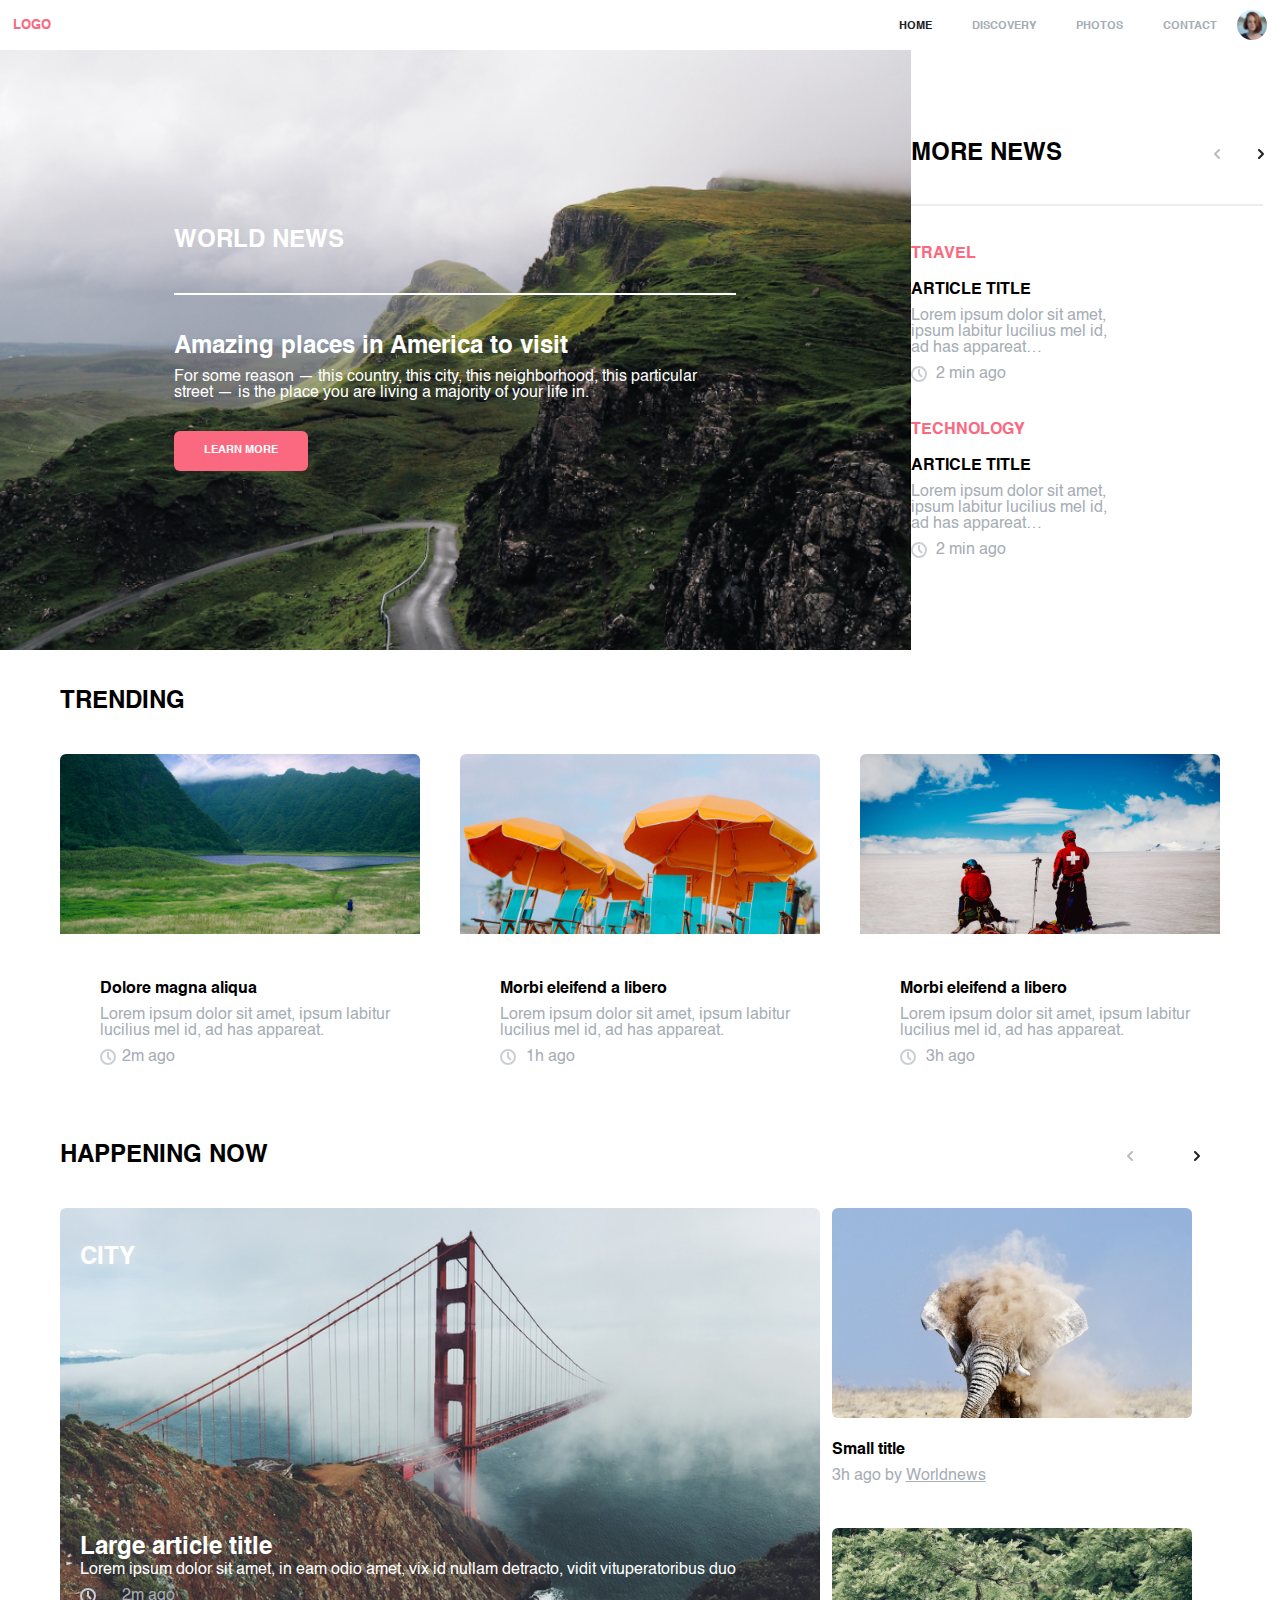
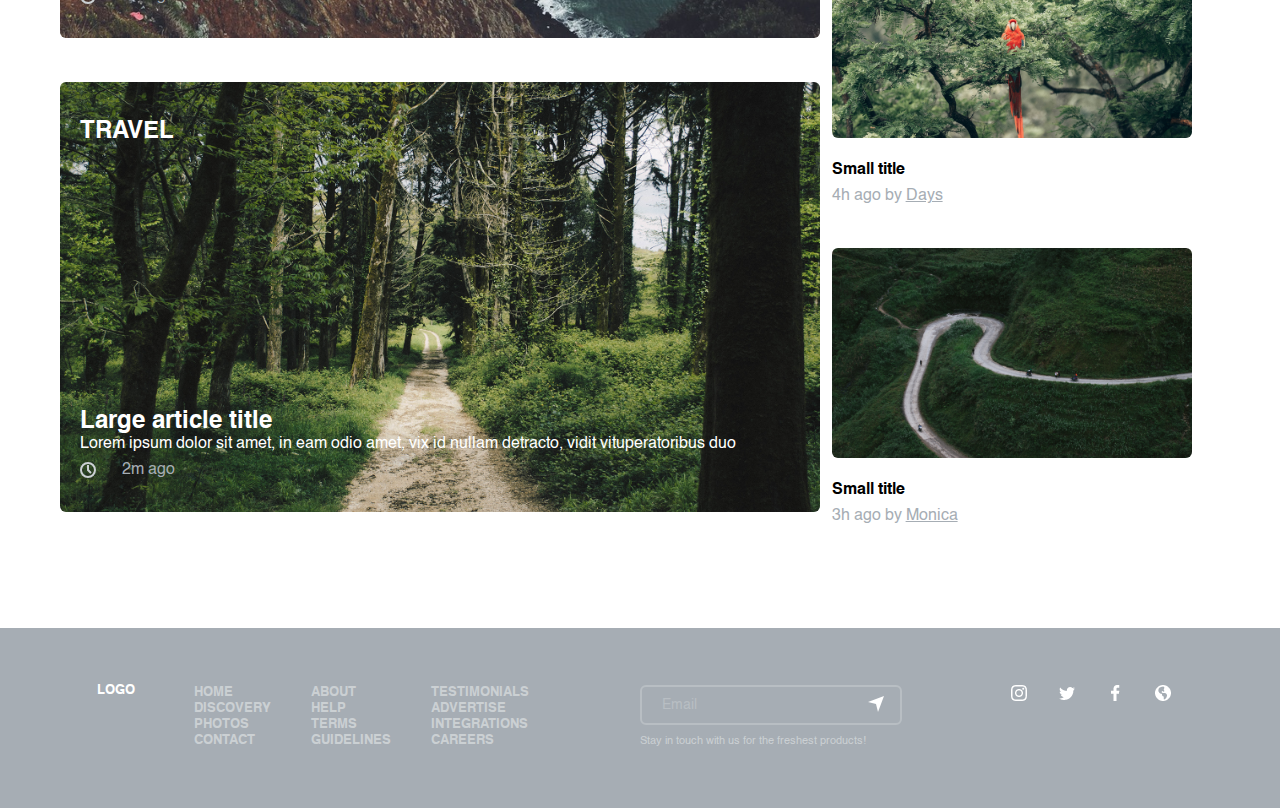
<file: index.html>
<!DOCTYPE html>
<html lang="en">
<head>
    <meta charset="UTF-8">
    <meta http-equiv="X-UA-Compatible" content="IE=edge">
    <meta name="viewport" content="width=device-width, initial-scale=1.0">
    <meta name="description" content="Love travelling? We hold all the information you need about your hobby!">
    <meta name="keywords" content="travel, sun, mountain, forest, rain, winter, cold, freezing, beach, summer, hot, animals, elephant, parrot">
    <!-- social meta tags -->
    <meta name="og:title" content="Unilab Project">
    <meta name="og:url" content="https://sanodzegg.github.io/unilab-project/">
    <meta name="og:image" content="https://serving.photos.photobox.com/22336600ec2bb88167231f2cb8f531539c1431ef9b28de873907a6a0894da3ed6462ecdb.jpg">
    <meta name="twitter:title" content="Unilab Project">
    <meta name="twitter:description" content="Information about travelling.">
    <meta name="twitter:image" content="https://serving.photos.photobox.com/22336600ec2bb88167231f2cb8f531539c1431ef9b28de873907a6a0894da3ed6462ecdb.jpg">
    <title>Unilab | Home</title>

    <!-- style -->
    <link rel="stylesheet" href="./style/normalize.css">
    <link rel="stylesheet" href="./style/style.css">
    <link rel="stylesheet" href="./style/responsive.css">

</head>
<body>
    <nav role="navbar" id="defaultNav">
        <div class="nav-container">
          <a href="index.html" class="logo">Logo</a>
          <ul>
            <li><a href="#" aria-label="Homepage" class="active-page">Home</a></li>
            <li><a href="info.html" aria-label="Discovery page">Discovery</a></li>
            <li><a href="#" aria-label="Photos page">Photos</a></li>
            <li><a href="#" aria-label="Contact page">Contact</a></li>
            <a href="#" class="profile-image-navbar"><img src="./src/homepage/user-pfp.png" alt="User picture"></a>
          </ul>
        </div>
    </nav>
    <nav role="navbar" id="mobileNav">
        <div class="mobile-nav-container">
            <svg id="burgerIcon" xmlns="http://www.w3.org/2000/svg" xmlns:xlink="http://www.w3.org/1999/xlink" width="16" height="14.001" viewBox="0 0 16 14.001">
                <defs>
                  <clipPath id="clip-path">
                    <rect width="16" height="14.001" fill="none"/>
                  </clipPath>
                </defs>
                <g id="menu_icon" data-name="menu icon" clip-path="url(#clip-path)">
                  <path id="menu_icon-2" data-name="menu icon" d="M-6407-6020a1,1,0,0,1-1-1,1,1,0,0,1,1-1h14a1,1,0,0,1,1,1,1,1,0,0,1-1,1Zm0-6a1,1,0,0,1-1-1,1,1,0,0,1,1-1h8a1,1,0,0,1,1,1,1,1,0,0,1-1,1Zm0-6a1,1,0,0,1-1-1,1,1,0,0,1,1-1h14a1,1,0,0,1,1,1,1,1,0,0,1-1,1Z" transform="translate(6408 6034)" fill="#343638"/>
                </g>
            </svg>              
            <a href="logo">logo</a>
            <a href="#" class="profile-image-navbar"><img src="./src/homepage/user-pfp.png" alt="User picture"></a>
        </div>
    </nav>
    <div class="burger-menu" id="burgerMenu">
        <div class="burger-flex" id="burgerInner" style="display: none; opacity: 0;">
            <a href="#" id="burgerLogo">logo</a>
            <ul>
                <li>
                    <svg xmlns="http://www.w3.org/2000/svg" width="16" height="16" viewBox="0 0 16 16">
                        <path class="active-burger" fill="#00000080" id="home" d="M0,8,8,0l8,8v8H11V10H5v6H0Z" fill="#202124" fill-rule="evenodd"/>
                    </svg>
                    <a class="active-burger" href="index.html">home</a>
                </li>
                <li>
                    <svg xmlns="http://www.w3.org/2000/svg" xmlns:xlink="http://www.w3.org/1999/xlink" width="16" height="16" viewBox="0 0 16 16">
                        <defs>
                          <clipPath id="clip-path">
                            <rect width="16" height="16" fill="none"/>
                          </clipPath>
                        </defs>
                        <g id="discover" clip-path="url(#clip-path)">
                          <path fill="#00000080" id="discover-2" data-name="discover" d="M12,4,6.7,6.7,4,12,9.3,9.3ZM8,16a8,8,0,1,1,8-8A8.024,8.024,0,0,1,8,16Z" fill="#343638" fill-rule="evenodd"/>
                        </g>
                    </svg>
                    <a href="info.html">discovery</a>
                </li>
                <li>
                    <svg xmlns="http://www.w3.org/2000/svg" xmlns:xlink="http://www.w3.org/1999/xlink" width="16" height="14" viewBox="0 0 16 14">
                        <defs>
                          <clipPath id="clip-path">
                            <rect width="16" height="14" fill="none"/>
                          </clipPath>
                        </defs>
                        <g id="photos" clip-path="url(#clip-path)">
                          <path fill="#00000080" id="photos-2" data-name="photos" d="M0,0V14H16V0ZM14,12H11L6.5,7.5,2,12V2H14Z" fill="#343638" fill-rule="evenodd"/>
                        </g>
                      </svg>
                    <a href="#">photos</a>
                </li>
                <li>
                    <svg xmlns="http://www.w3.org/2000/svg" xmlns:xlink="http://www.w3.org/1999/xlink" width="16" height="12" viewBox="0 0 16 12">
                        <defs>
                          <clipPath id="clip-path">
                            <rect width="16" height="12" fill="none"/>
                          </clipPath>
                        </defs>
                        <g id="mail" clip-path="url(#clip-path)">
                          <path fill="#00000080" id="mail-2" data-name="mail" d="M0,0V12H16V0ZM8,8,2,2H14Z" fill="#343638" fill-rule="evenodd"/>
                        </g>
                    </svg>
                    <a href="#">contact</a>
                </li>
                <li>
                    <img src="./src/homepage/user-pfp.png" alt="Current user profile picture">
                    <a href="#">profile</a>
                </li>
            </ul>
            <footer role="burger footer">
                <section class="footer-left-flex">
                    <ul class="footer-list">
                        <li><a href="#">About</a></li>
                        <li><a href="#">Help</a></li>
                        <li><a href="#">Terms</a></li>
                        <li><a href="#">Guidelines</a></li>
                    </ul>
                    <ul class="footer-list">
                        <li><a href="#">Testimonials</a></li>
                        <li><a href="#">Advertise</a></li>
                        <li><a href="#">Integrations</a></li>
                        <li><a href="#">Careers</a></li>
                    </ul>
                </section>
                <section class="footer-right-flex">
                    <div class="social-links">
                        <a href="#"><img src="./src/homepage/instagram.png" alt="instagram-social-button"></a>
                        <a href="#"><img src="./src/homepage/twitter.png" alt="twitter-social-button"></a>
                        <a href="#"><img src="./src/homepage/facebook.png" alt="facebook-social-button"></a>
                        <a href="#"><img src="./src/homepage/web.png" alt="web-social-button"></a>
                    </div>
                </section>
            </footer>
        </div>
    </div>
    <header role="header">
        <div class="hero">
            <img src="./src/homepage/hero-image.png" alt="hero-image">
            <div class="hero-text-area">
                <h1>world news</h1>
                <hr>
                <h2 id="heroTxtH2">Amazing places in America to visit.</h2>
                <p>For some reason — this country, this city, this neighborhood, this particular street —  is the place you are living a majority of your life in.</p>
                <a href="story.html"><button>learn more</button></a>
            </div>
        </div>
        <div class="more-news">
            <div class="news-scroll">
                <h1>more news</h1>
                <div class="news-scroll-arrows">
                    <a href="#">
                        <svg xmlns="http://www.w3.org/2000/svg" xmlns:xlink="http://www.w3.org/1999/xlink" width="6" height="10" viewBox="0 0 6 10">
                            <defs>
                              <clipPath id="clip-path">
                                <rect width="6" height="10" fill="none"/>
                              </clipPath>
                            </defs>
                            <g id="arrow_back" data-name="arrow back" opacity="0.3" clip-path="url(#clip-path)">
                              <path id="arrow_back-2" data-name="arrow back" d="M5,6a.908.908,0,0,1-.7-.3l-4-4A.967.967,0,0,1,.3.3.967.967,0,0,1,1.7.3L5,3.6,8.3.3A.967.967,0,0,1,9.7.3a.967.967,0,0,1,0,1.4l-4,4A.908.908,0,0,1,5,6Z" transform="translate(6) rotate(90)" fill="#202124"/>
                            </g>
                        </svg>    
                    </a>
                    <a href="#">
                        <svg id="arrow" xmlns="http://www.w3.org/2000/svg" width="6" height="10" viewBox="0 0 6 10">
                            <path id="arrow-2" data-name="arrow" d="M5,6a.908.908,0,0,1-.7-.3l-4-4A.967.967,0,0,1,.3.3.967.967,0,0,1,1.7.3L5,3.6,8.3.3A.967.967,0,0,1,9.7.3a.967.967,0,0,1,0,1.4l-4,4A.908.908,0,0,1,5,6Z" transform="translate(0 10) rotate(-90)" fill="#202124"/>
                        </svg>  
                    </a>
                </div>
            </div>
            <hr>         
            <div class="more-news-article-section">
                <article>
                    <h3>travel</h3>
                    <h4>article title</h4>
                    <p>Lorem ipsum dolor sit amet, ipsum labitur lucilius mel id, ad has appareat…</p>
                    <div class="post-time-counter">
                        <svg id="time" xmlns="http://www.w3.org/2000/svg" width="16" height="16" viewBox="0 0 16 16">
                            <path id="Path_5" data-name="Path 5" d="M8,0a8,8,0,1,0,8,8A8.024,8.024,0,0,0,8,0ZM8,14a6,6,0,1,1,6-6A6.018,6.018,0,0,1,8,14ZM9,7.6l2.7,2.7-1.4,1.4L7,8.4V3H9Z" fill="#cbd0d3"/>
                        </svg>
                        <p><span>2</span> min ago</p>
                    </div>
                </article>
                <article>
                    <h3>technology</h3>
                    <h4>article title</h4>
                    <p>Lorem ipsum dolor sit amet, ipsum labitur lucilius mel id, ad has appareat…</p>
                    <div class="post-time-counter">
                        <svg id="time" xmlns="http://www.w3.org/2000/svg" width="16" height="16" viewBox="0 0 16 16">
                            <path id="Path_5" data-name="Path 5" d="M8,0a8,8,0,1,0,8,8A8.024,8.024,0,0,0,8,0ZM8,14a6,6,0,1,1,6-6A6.018,6.018,0,0,1,8,14ZM9,7.6l2.7,2.7-1.4,1.4L7,8.4V3H9Z" fill="#cbd0d3"/>
                        </svg>
                        <p><span>2</span> min ago</p>
                    </div>
                </article>
            </div>
        </div>
    </header>
    <section role="trending" class="trending-section">
        <h1>trending</h1>
        <div class="trending-wrapper">
            <div class="trending-child">
                <img src="./src/homepage/trending-img1.png" alt="picture of nature">
                <h4>Dolore magna aliqua</h4>
                <p>Lorem ipsum dolor sit amet, ipsum labitur lucilius mel id, ad has appareat.</p>
                <div class="post-time-counter">
                    <svg id="time" xmlns="http://www.w3.org/2000/svg" width="16" height="16" viewBox="0 0 16 16">
                        <path id="Path_5" data-name="Path 5" d="M8,0a8,8,0,1,0,8,8A8.024,8.024,0,0,0,8,0ZM8,14a6,6,0,1,1,6-6A6.018,6.018,0,0,1,8,14ZM9,7.6l2.7,2.7-1.4,1.4L7,8.4V3H9Z" fill="#cbd0d3"/>
                    </svg>
                    <p><span>2</span>m ago</p>
                </div>
            </div>
            <div class="trending-child">
                <img src="./src/homepage/trending-img2.png" alt="picture of beach umbrellas">
                <h4>Morbi eleifend a libero</h4>
                <p>Lorem ipsum dolor sit amet, ipsum labitur lucilius mel id, ad has appareat.</p>
                <div class="post-time-counter">
                    <svg id="time" xmlns="http://www.w3.org/2000/svg" width="16" height="16" viewBox="0 0 16 16">
                        <path id="Path_5" data-name="Path 5" d="M8,0a8,8,0,1,0,8,8A8.024,8.024,0,0,0,8,0ZM8,14a6,6,0,1,1,6-6A6.018,6.018,0,0,1,8,14ZM9,7.6l2.7,2.7-1.4,1.4L7,8.4V3H9Z" fill="#cbd0d3"/>
                    </svg>
                    <p><span>1</span>h ago</p>
                </div>
            </div>
            <div class="trending-child">
                <img src="./src/homepage/trending-img3.png" alt="picture of two skiers">
                <h4>Morbi eleifend a libero</h4>
                <p>Lorem ipsum dolor sit amet, ipsum labitur lucilius mel id, ad has appareat.</p>
                <div class="post-time-counter">
                    <svg id="time" xmlns="http://www.w3.org/2000/svg" width="16" height="16" viewBox="0 0 16 16">
                        <path id="Path_5" data-name="Path 5" d="M8,0a8,8,0,1,0,8,8A8.024,8.024,0,0,0,8,0ZM8,14a6,6,0,1,1,6-6A6.018,6.018,0,0,1,8,14ZM9,7.6l2.7,2.7-1.4,1.4L7,8.4V3H9Z" fill="#cbd0d3"/>
                    </svg>
                    <p><span>3</span>h ago</p>
                </div>
            </div>
        </div>
    </section>
    <section role="happening-now" class="grid-content-section">
        <div class="happening-header-flex">
            <h1>happening now</h1>
            <div class="news-scroll-arrows">
                <svg xmlns="http://www.w3.org/2000/svg" xmlns:xlink="http://www.w3.org/1999/xlink" width="6" height="10" viewBox="0 0 6 10">
                    <defs>
                      <clipPath id="clip-path">
                        <rect width="6" height="10" fill="none"/>
                      </clipPath>
                    </defs>
                    <g id="arrow_back" data-name="arrow back" opacity="0.3" clip-path="url(#clip-path)">
                      <path id="arrow_back-2" data-name="arrow back" d="M5,6a.908.908,0,0,1-.7-.3l-4-4A.967.967,0,0,1,.3.3.967.967,0,0,1,1.7.3L5,3.6,8.3.3A.967.967,0,0,1,9.7.3a.967.967,0,0,1,0,1.4l-4,4A.908.908,0,0,1,5,6Z" transform="translate(6) rotate(90)" fill="#202124"/>
                    </g>
                </svg>    
                <svg id="arrow" xmlns="http://www.w3.org/2000/svg" width="6" height="10" viewBox="0 0 6 10">
                    <path id="arrow-2" data-name="arrow" d="M5,6a.908.908,0,0,1-.7-.3l-4-4A.967.967,0,0,1,.3.3.967.967,0,0,1,1.7.3L5,3.6,8.3.3A.967.967,0,0,1,9.7.3a.967.967,0,0,1,0,1.4l-4,4A.908.908,0,0,1,5,6Z" transform="translate(0 10) rotate(-90)" fill="#202124"/>
                </svg>  
            </div>
        </div>
        <div class="grid-parent">
            <div class="column">
                <div id="GoldenGate" class="grid-child">
                    <img src="./src/homepage/golden-gate.png" alt="Picture of the golden gate bridge">
                    <div class="golden-gate-textover">
                        <h2>city</h2>
                        <h1>Large article title</h1>
                        <h3>Lorem ipsum dolor sit amet, in eam odio amet, vix id nullam detracto, vidit vituperatoribus duo</h3>
                        <div class="post-time-counter">
                            <svg id="time" xmlns="http://www.w3.org/2000/svg" width="16" height="16" viewBox="0 0 16 16">
                                <path id="Path_5" data-name="Path 5" d="M8,0a8,8,0,1,0,8,8A8.024,8.024,0,0,0,8,0ZM8,14a6,6,0,1,1,6-6A6.018,6.018,0,0,1,8,14ZM9,7.6l2.7,2.7-1.4,1.4L7,8.4V3H9Z" fill="#cbd0d3"/>
                            </svg>
                            <p><span>2</span>m ago</p>
                        </div>
                    </div>
                </div>
                <div id="Forest" class="grid-child">
                    <img src="./src/homepage/nature-forest.png" alt="Picture of the forest">
                    <div class="forest-textover">
                        <h2>travel</h2>
                        <h1>Large article title</h1>
                        <h3>Lorem ipsum dolor sit amet, in eam odio amet, vix id nullam detracto, vidit vituperatoribus duo</h3>
                        <div class="post-time-counter">
                            <svg id="time" xmlns="http://www.w3.org/2000/svg" width="16" height="16" viewBox="0 0 16 16">
                                <path id="Path_5" data-name="Path 5" d="M8,0a8,8,0,1,0,8,8A8.024,8.024,0,0,0,8,0ZM8,14a6,6,0,1,1,6-6A6.018,6.018,0,0,1,8,14ZM9,7.6l2.7,2.7-1.4,1.4L7,8.4V3H9Z" fill="#cbd0d3"/>
                            </svg>
                            <p><span>2</span>m ago</p>
                        </div>
                    </div>
                </div>
            </div>
            <div class="column">
                <div id="Elephant" class="grid-child">
                    <img src="./src/homepage/elephant.png" alt="Picture of an elephant">
                    <h4>Small title</h4>
                    <div class="post-time-counter">
                        <svg id="time" xmlns="http://www.w3.org/2000/svg" width="16" height="16" viewBox="0 0 16 16">
                            <path id="Path_5" data-name="Path 5" d="M8,0a8,8,0,1,0,8,8A8.024,8.024,0,0,0,8,0ZM8,14a6,6,0,1,1,6-6A6.018,6.018,0,0,1,8,14ZM9,7.6l2.7,2.7-1.4,1.4L7,8.4V3H9Z" fill="#cbd0d3"/>
                        </svg>
                        <p><span>3</span>h ago by <a href="#">Worldnews</a></p>
                    </div>
                </div>
                <div id="Parrot" class="grid-child">
                    <img src="./src/homepage/parrot.png" alt="Picture of a parrot">
                    <h4>Small title</h4>
                    <div class="post-time-counter">
                        <svg id="time" xmlns="http://www.w3.org/2000/svg" width="16" height="16" viewBox="0 0 16 16">
                            <path id="Path_5" data-name="Path 5" d="M8,0a8,8,0,1,0,8,8A8.024,8.024,0,0,0,8,0ZM8,14a6,6,0,1,1,6-6A6.018,6.018,0,0,1,8,14ZM9,7.6l2.7,2.7-1.4,1.4L7,8.4V3H9Z" fill="#cbd0d3"/>
                        </svg>
                        <p><span>4</span>h ago by <a href="#">Days</a></p>
                    </div>
                </div>
                <div id="NarrowRoad" class="grid-child">
                    <img src="./src/homepage/nature-narrow-road.png" alt="Picture of a narrow road on mountain">
                    <h4>Small title</h4>
                    <div class="post-time-counter">
                        <svg id="time" xmlns="http://www.w3.org/2000/svg" width="16" height="16" viewBox="0 0 16 16">
                            <path id="Path_5" data-name="Path 5" d="M8,0a8,8,0,1,0,8,8A8.024,8.024,0,0,0,8,0ZM8,14a6,6,0,1,1,6-6A6.018,6.018,0,0,1,8,14ZM9,7.6l2.7,2.7-1.4,1.4L7,8.4V3H9Z" fill="#cbd0d3"/>
                        </svg>
                        <p><span>3</span>h ago by <a href="#">Monica</a></p>
                    </div>
                </div>
            </div>
        </div>
    </section>
    <footer role="footer">
        <section class="footer-left-flex">
            <a href="#" class="logo">Logo</a>
            <div class="footer-list-container">
                <ul class="footer-list">
                    <li><a href="#">Home</a></li>
                    <li><a href="#">Discovery</a></li>
                    <li><a href="#">Photos</a></li>
                    <li><a href="#">Contact</a></li>
                </ul>
                <ul class="footer-list">
                    <li><a href="#">About</a></li>
                    <li><a href="#">Help</a></li>
                    <li><a href="#">Terms</a></li>
                    <li><a href="#">Guidelines</a></li>
                </ul>
                <ul class="footer-list">
                    <li><a href="#">Testimonials</a></li>
                    <li><a href="#">Advertise</a></li>
                    <li><a href="#">Integrations</a></li>
                    <li><a href="#">Careers</a></li>
                </ul>
            </div>
        </section>
        <section class="footer-right-flex">
            <div class="email-input">
                <input id="email" type="email" placeholder="Email">
                <input id="submitClick" type="submit">
                <label for="email">Stay in touch with us for the freshest products!</label>
            </div>
            <div class="social-links">
                <a href="#"><img src="./src/homepage/instagram.png" alt="instagram-social-button"></a>
                <a href="#"><img src="./src/homepage/twitter.png" alt="twitter-social-button"></a>
                <a href="#"><img src="./src/homepage/facebook.png" alt="facebook-social-button"></a>
                <a href="#"><img src="./src/homepage/web.png" alt="web-social-button"></a>
            </div>
        </section>
    </footer>

    <script src="./js/index.js"></script>
</body>
</html>
</file>
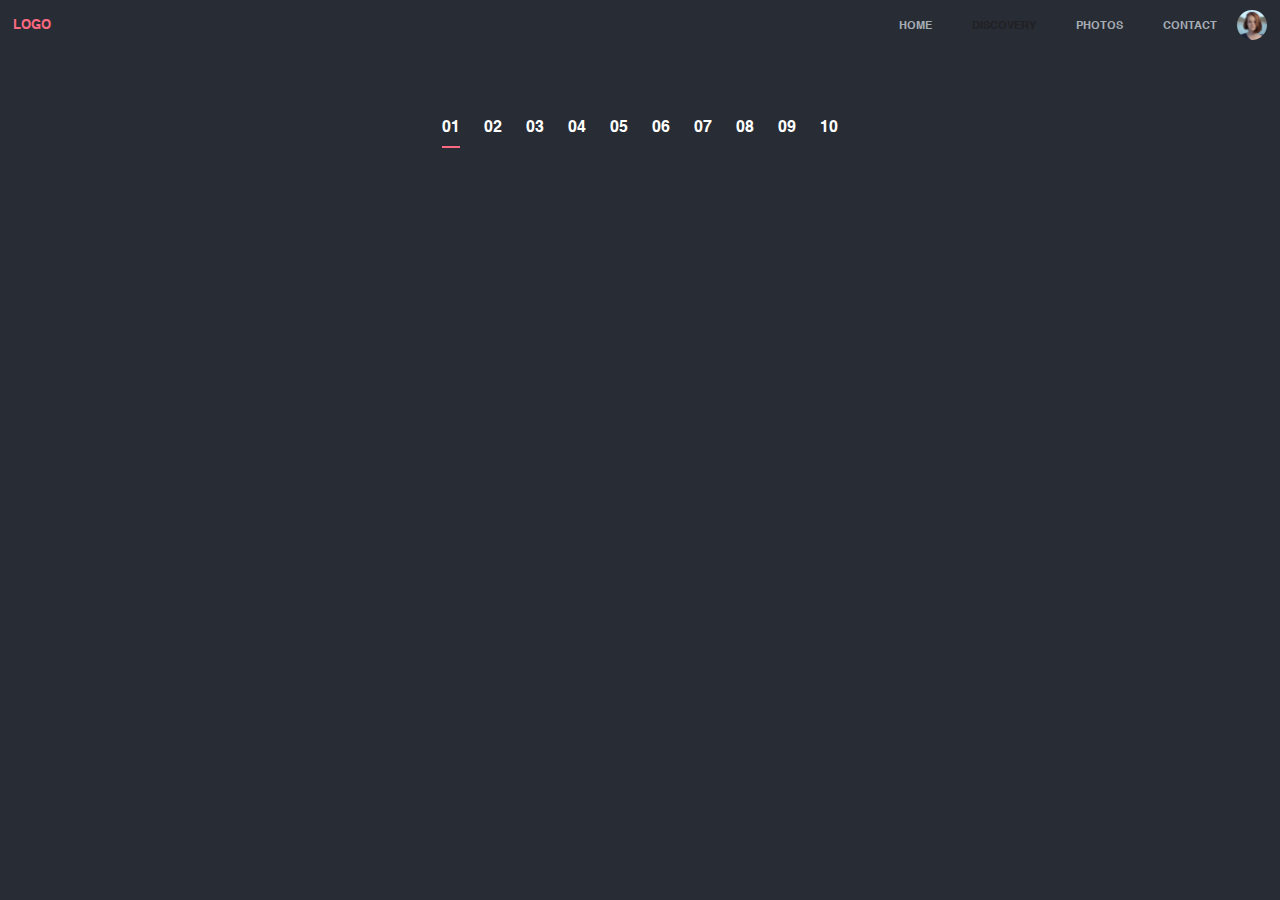
<file: info.html>
<!DOCTYPE html>
<html lang="en">
<head>
    <meta charset="UTF-8">
    <meta http-equiv="X-UA-Compatible" content="IE=edge">
    <meta name="viewport" content="width=device-width, initial-scale=1.0">
    <title>Unilab | Info</title>

    <!-- styling -->
    <link rel="stylesheet" href="./style/normalize.css">
    <link rel="stylesheet" href="./style/style.css">
    <link rel="stylesheet" href="./style/responsive.css">
</head>
<body style="background-color: #282C34;" onload="fetchApi(0)">
    <nav role="navbar" id="defaultNavStory">
        <div class="nav-container">
          <a href="index.html" class="logo">Logo</a>
          <ul>
            <li><a href="index.html" aria-label="Homepage">Home</a></li>
            <li><a href="#" aria-label="Discovery page" class="active-page">Discovery</a></li>
            <li><a href="#" aria-label="Photos page">Photos</a></li>
            <li><a href="#" aria-label="Contact page">Contact</a></li>
            <a href="#" class="profile-image-navbar"><img src="./src/homepage/user-pfp.png" alt="User picture"></a>
          </ul>
        </div>
    </nav>
    <nav role="navbar" id="mobileNavStory">
        <div class="mobile-nav-container-story">
        <a href="index.html">
            <svg xmlns="http://www.w3.org/2000/svg" xmlns:xlink="http://www.w3.org/1999/xlink" width="16" height="16" viewBox="0 0 16 16">
                <defs>
                <clipPath id="clip-path">
                    <rect width="16" height="16" fill="none"/>
                </clipPath>
                </defs>
                <g id="Arrow_Back" data-name="Arrow Back" clip-path="url(#clip-path)">
                <path fill="#fff" id="Arrow_Back-2" data-name="Arrow Back" d="M16,7H3.8L9.4,1.4,8,0,0,8l8,8,1.4-1.4L3.8,9H16Z" fill="#343638"/>
                </g>
            </svg> 
        </a>           
            <svg id="filter" xmlns="http://www.w3.org/2000/svg" width="16" height="16" viewBox="0 0 16 16">
              <path fill="#fff" id="filter-2" data-name="filter" d="M16,1V3H5.7A1.945,1.945,0,0,1,2.3,3H0V1H2.3A1.945,1.945,0,0,1,5.7,1ZM12,6a1.936,1.936,0,0,0-1.7,1H0V9H10.3a1.945,1.945,0,0,0,3.4,0H16V7H13.7A1.936,1.936,0,0,0,12,6ZM8,12a1.936,1.936,0,0,0-1.7,1H0v2H6.3a1.945,1.945,0,0,0,3.4,0H16V13H9.7A1.936,1.936,0,0,0,8,12Z" fill="#575f66"/>
            </svg>
        </div>
    </nav>
    <section id="info">
    </section>
    <div class="pagination-info">
        <div>
            <a id="a0" class="active-pagination">01</a>
            <a id="a1">02</a>
            <a id="a2">03</a>
            <a id="a3">04</a>
            <a id="a4">05</a>
            <a id="a5">06</a>
            <a id="a6">07</a>
            <a id="a7">08</a>
            <a id="a8">09</a>
            <a id="a9">10</a>
        </div>
    </div>
</body>
    <script src="./js/index.js"></script>
</html>
</file>
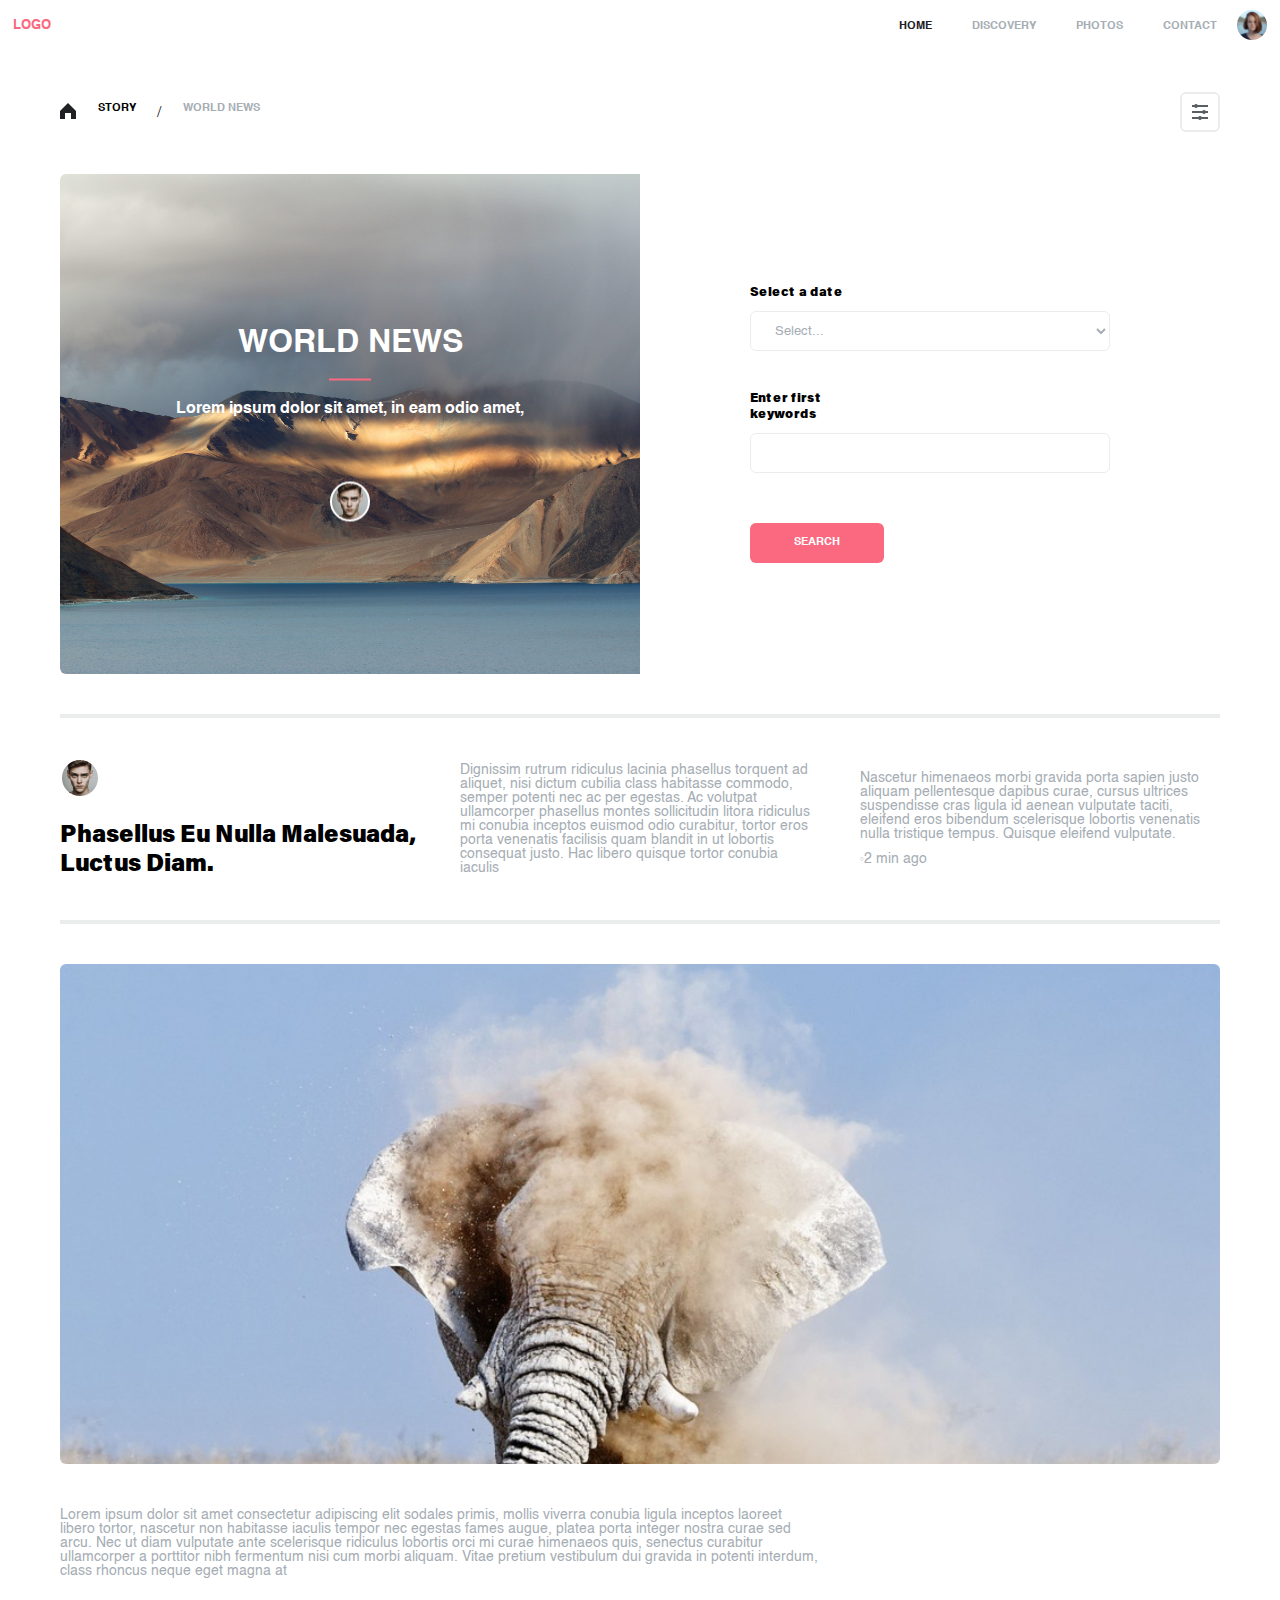
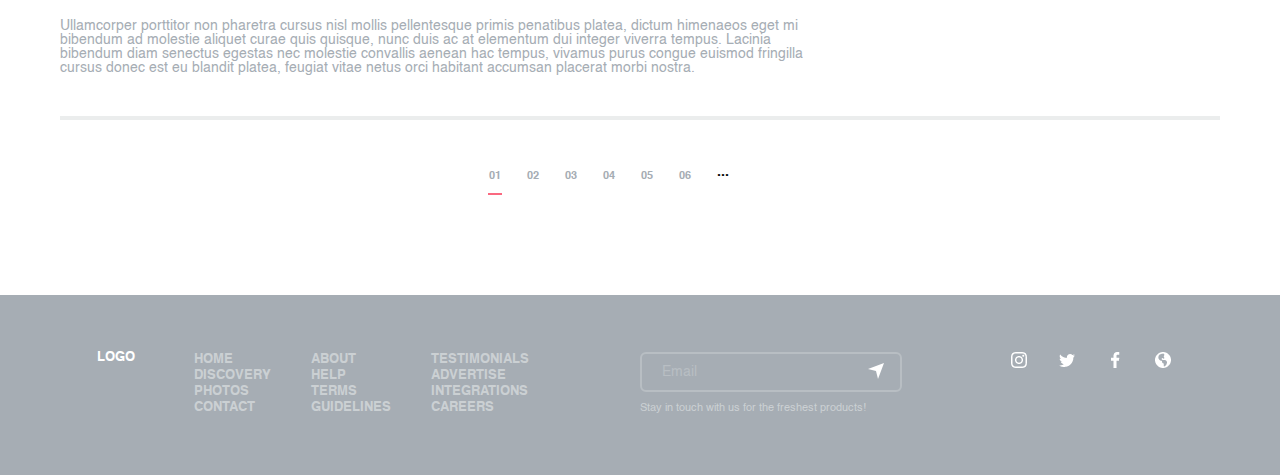
<file: story.html>
<!DOCTYPE html>
<html lang="en">
<head>
    <meta charset="UTF-8">
    <meta http-equiv="X-UA-Compatible" content="IE=edge">
    <meta name="viewport" content="width=device-width, initial-scale=1.0">
    <title>Unilab | Story</title>

    <!-- style -->
    <link rel="stylesheet" href="./style/normalize.css">
    <link rel="stylesheet" href="./style/style.css">
    <link rel="stylesheet" href="./style/responsive.css">
</head>
<body>
    <nav role="navbar" id="defaultNavStory">
        <div class="nav-container">
          <a href="index.html" class="logo">Logo</a>
          <ul>
            <li><a href="#" aria-label="Homepage" class="active-page">Home</a></li>
            <li><a href="info.html" aria-label="Discovery page">Discovery</a></li>
            <li><a href="#" aria-label="Photos page">Photos</a></li>
            <li><a href="#" aria-label="Contact page">Contact</a></li>
            <a href="#" class="profile-image-navbar"><img src="./src/homepage/user-pfp.png" alt="User picture"></a>
          </ul>
        </div>
    </nav>
    <nav role="navbar" id="mobileNavStory">
        <div class="mobile-nav-container-story">
        <a href="index.html">
            <svg xmlns="http://www.w3.org/2000/svg" xmlns:xlink="http://www.w3.org/1999/xlink" width="16" height="16" viewBox="0 0 16 16">
                <defs>
                <clipPath id="clip-path">
                    <rect width="16" height="16" fill="none"/>
                </clipPath>
                </defs>
                <g id="Arrow_Back" data-name="Arrow Back" clip-path="url(#clip-path)">
                <path id="Arrow_Back-2" data-name="Arrow Back" d="M16,7H3.8L9.4,1.4,8,0,0,8l8,8,1.4-1.4L3.8,9H16Z" fill="#343638"/>
                </g>
            </svg> 
        </a>           
            <svg id="filter" xmlns="http://www.w3.org/2000/svg" width="16" height="16" viewBox="0 0 16 16">
              <path fill="#000" id="filter-2" data-name="filter" d="M16,1V3H5.7A1.945,1.945,0,0,1,2.3,3H0V1H2.3A1.945,1.945,0,0,1,5.7,1ZM12,6a1.936,1.936,0,0,0-1.7,1H0V9H10.3a1.945,1.945,0,0,0,3.4,0H16V7H13.7A1.936,1.936,0,0,0,12,6ZM8,12a1.936,1.936,0,0,0-1.7,1H0v2H6.3a1.945,1.945,0,0,0,3.4,0H16V13H9.7A1.936,1.936,0,0,0,8,12Z" fill="#575f66"/>
            </svg>
        </div>
    </nav>
    <div class="story-heading">
        <div class="heading-current-page">
            <svg xmlns="http://www.w3.org/2000/svg" width="16" height="16" viewBox="0 0 16 16">
                <path id="home" d="M0,8,8,0l8,8v8H11V10H5v6H0Z" fill="#202124" fill-rule="evenodd"/>
            </svg>
            <span id="currentPage">story</span>
            /
            <span id="currentSection">world news</span>             
        </div>
        <div class="heading-filter">
            <svg class="absolute-center" id="filter" xmlns="http://www.w3.org/2000/svg" width="16" height="16" viewBox="0 0 16 16">
                <path id="filter-2" data-name="filter" d="M16,1V3H5.7A1.945,1.945,0,0,1,2.3,3H0V1H2.3A1.945,1.945,0,0,1,5.7,1ZM12,6a1.936,1.936,0,0,0-1.7,1H0V9H10.3a1.945,1.945,0,0,0,3.4,0H16V7H13.7A1.936,1.936,0,0,0,12,6ZM8,12a1.936,1.936,0,0,0-1.7,1H0v2H6.3a1.945,1.945,0,0,0,3.4,0H16V13H9.7A1.936,1.936,0,0,0,8,12Z" fill="#575f66"/>
              </svg>
        </div>
    </div>
    <header class="story-header" role="header">
        <div class="story-hero">
            <img src="./src/story/hero-image.png" alt="hero-image">
            <div class="story-hero-textarea absolute-center">
                <h1>world news</h1>
                <hr>
                <h2 id="h2StoryHeader">Lorem ipsum dolor sit amet, in eam odio amet,</h2>
                <div class="hero-avatar"><img src="./src/story/avatar.png" alt="Hero avatar icon"></div>
            </div>
        </div>
        <div class="story-date-selector">
            <label for="date">Select a date</label>
            <select name="date-selector" id="date">
                <option id="" value="default" disabled selected hidden>Select...</option>
                <option value="option1">Option#1</option>
                <option value="option2">Option#2</option>
                <option value="option3">Option#3</option>
            </select>
            <label for="keywords">Enter first keywords</label>
            <input type="text" name="keywords">
            <button>search</button>
        </div>
    </header>
    <section role="paragraph" class="paragraph-section">
        <hr>
        <div class="paragraph-flex">
            <div>
                <img src="./src/story/avatar.png" alt="Paragraph avatar icon">
                <h1>Phasellus eu nulla malesuada, luctus diam.</h1>
            </div>
            <div class="paragraph-child-flex">
                <div>
                    <p>
                        Dignissim rutrum ridiculus lacinia phasellus torquent ad aliquet, 
                        nisi dictum cubilia class habitasse commodo, semper potenti nec ac per egestas. 
                        Ac volutpat ullamcorper phasellus montes sollicitudin litora ridiculus mi conubia 
                        inceptos euismod odio curabitur, tortor eros porta venenatis facilisis quam blandit 
                        in ut lobortis consequat justo. Hac libero quisque tortor conubia iaculis 
                    </p>
                </div>
                <div>
                    <p>
                        Nascetur himenaeos morbi gravida porta sapien justo aliquam pellentesque
                        dapibus curae, cursus ultrices suspendisse cras ligula id aenean vulputate 
                        taciti, eleifend eros bibendum scelerisque lobortis venenatis nulla tristique 
                        tempus. Quisque eleifend vulputate.
                    </p>
                    <div class="post-time-counter">
                        <svg id="time" xmlns="http://www.w3.org/2000/svg" width="16" height="16" viewBox="0 0 16 16">
                            <path id="Path_5" data-name="Path 5" d="M8,0a8,8,0,1,0,8,8A8.024,8.024,0,0,0,8,0ZM8,14a6,6,0,1,1,6-6A6.018,6.018,0,0,1,8,14ZM9,7.6l2.7,2.7-1.4,1.4L7,8.4V3H9Z" fill="#cbd0d3"/>
                        </svg>
                        <p><span>2</span> min ago</p>
                    </div>
                </div>
            </div>
        </div>
        <hr>
    </section>
    <section role="paragraph-description" class="paragraph-desc">
        <div><img src="./src/story/elephant.png" alt="Picture of an elephant"></div>
            <p>
                Lorem ipsum dolor sit amet consectetur adipiscing elit sodales primis,
                mollis viverra conubia ligula inceptos laoreet libero tortor, nascetur
                non habitasse iaculis tempor nec egestas fames augue, platea porta integer
                nostra curae sed arcu. Nec ut diam vulputate ante scelerisque ridiculus 
                lobortis orci mi curae himenaeos quis, senectus curabitur ullamcorper a 
                porttitor nibh fermentum nisi cum morbi aliquam. Vitae pretium vestibulum 
                dui gravida in potenti interdum, class rhoncus neque eget magna at
            </p>
            <p>
                Ullamcorper porttitor non pharetra cursus nisl mollis pellentesque primis 
                penatibus platea, dictum himenaeos eget mi bibendum ad molestie aliquet curae 
                quis quisque, nunc duis ac at elementum dui integer viverra tempus. Lacinia 
                bibendum diam senectus egestas nec molestie convallis aenean hac tempus, vivamus 
                purus congue euismod fringilla cursus donec est eu blandit platea, feugiat vitae 
                netus orci habitant accumsan placerat morbi nostra.
            </p>
            <p>In hac habitasse platea dictumst. Sed nec venenatis odio. Nulla faucibus ipsum sed faucibus accumsan. Donec rhoncus luctus.</p>
        <hr>
        <div class="pagination">
            <div>
                <a href="#" class="active-pagination">01</a>
                <a href="#">02</a>
                <a href="#">03</a>
                <a href="#">04</a>
                <a href="#">05</a>
                <a href="#">06</a>
                <a href="#" style="color: #000;">•••</a>
            </div>
        </div>
    </section>
    <footer role="footer">
        <section class="footer-left-flex">
            <a href="#" class="logo">Logo</a>
            <ul class="footer-list">
                <li><a href="#">Home</a></li>
                <li><a href="#">Discovery</a></li>
                <li><a href="#">Photos</a></li>
                <li><a href="#">Contact</a></li>
            </ul>
            <ul class="footer-list">
                <li><a href="#">About</a></li>
                <li><a href="#">Help</a></li>
                <li><a href="#">Terms</a></li>
                <li><a href="#">Guidelines</a></li>
            </ul>
            <ul class="footer-list">
                <li><a href="#">Testimonials</a></li>
                <li><a href="#">Advertise</a></li>
                <li><a href="#">Integrations</a></li>
                <li><a href="#">Careers</a></li>
            </ul>
        </section>
        <section class="footer-right-flex">
            <div class="email-input">
                <input id="email" type="email" placeholder="Email">
                <input id="submitClick" type="submit">
                <label for="email">Stay in touch with us for the freshest products!</label>
            </div>
            <div class="social-links">
                <a href="#"><img src="./src/homepage/instagram.png" alt="instagram-social-button"></a>
                <a href="#"><img src="./src/homepage/twitter.png" alt="twitter-social-button"></a>
                <a href="#"><img src="./src/homepage/facebook.png" alt="facebook-social-button"></a>
                <a href="#"><img src="./src/homepage/web.png" alt="web-social-button"></a>
            </div>
        </section>
    </footer>

    <script src="./js/index.js"></script>
</body>
</html>
</file>
<file: style/style.css>
@font-face {
    font-family: 'Helvetica';
    src: 
        url('./fonts/helvetica/Helvetica-Light.ttf') format("truetype"),
        url('./fonts/helvetica/Helvetica-Light.woff') format("woff"),
        url('./fonts/helvetica/Helvetica-Light.woff2') format("woff2");
    font-weight: lighter;
    font-style: normal;
}
@font-face {
    font-family: 'Helvetica';
    src: 
        url('./fonts/helvetica/Helvetica-Medium.ttf') format("truetype"),
        url('./fonts/helvetica/Helvetica-Medium.woff') format("woff")
        url('./fonts/helvetica/Helvetica-Medium.woff2') format("woff2");
    font-weight: lighter;
    font-style: normal;
}
@font-face {
    font-family: 'Helvetica';
    src: 
        url('./fonts/helvetica/Helvetica-Bold.ttf') format("truetype"),
        url('./fonts/helvetica/Helvetica-Bold.woff') format("woff"),
        url('./fonts/helvetica/Helvetica-Bold.woff2') format("woff");
    font-weight: bold;
    font-style: normal;
}
@font-face {
    font-family: 'Acumin Pro';
    src: 
        url('./fonts/acuminpro/Acumin-Light.ttf') format("truetype"),
        url('./fonts/acuminpro/Acumin-Light.woff') format("woff"),
        url('./fonts/acuminpro/Acumin-Light.woff2') format("woff2");
    font-weight: lighter;
    font-style: normal;
}
@font-face {
    font-family: 'Acumin Pro';
    src: 
        url('./fonts/acuminpro/Acumin-Medium.ttf') format("truetype"),
        url('./fonts/acuminpro/Acumin-Medium.woff') format("woff"),
        url('./fonts/acuminpro/Acumin-Medium.woff2') format("woff2");
    font-weight: medium;
    font-style: normal;
}
@font-face {
    font-family: 'Acumin Pro';
    src: 
        url('./fonts/acuminpro/Acumin-Bold.ttf') format("truetype"),
        url('./fonts/acuminpro/Acumin-Bold.woff') format("woff"),
        url('./fonts/acuminpro/Acumin-Bold.woff2') format("woff2");
    font-weight: bold;
    font-style: normal;
}
/* global styles */

:root {
    --heading-color: #202124;
    --par-color: #A6ADB4;
    --hero-section-color: #EBEDED;
    --body-color: #F6F8F9;
    --unused-color: #FFFFFF;
    --bodytext-color: #72ACFF;
    --title-color: #52E5BA;
    --id-color: #FFC96C;
    --button-color: #FA6980;
    --userid-color: #FF4D4D;
}

body {
    overflow: hidden;
    scroll-behavior: smooth;
}


h1 {
    font-family: Helvetica, serif;
    font-weight: bold;
    text-transform: uppercase;
    white-space: nowrap;
    font-size: 24px;
}

h2 {
    font-family: Helvetica, serif;
    font-weight: bold;
    white-space: nowrap;
    font-size: 24px; 
}

h3 {
    font-family: Helvetica, serif;
    font-weight: bold;
    white-space: nowrap;
    font-size: 16px;
}

h4 {
    font-family: Helvetica, serif;
    font-weight: bold;
    white-space: nowrap;
    font-size: 16px;
}

p {
    font-family: Helvetica, serif;
    font-weight: lighter;
    font-size: 16px;
    color: var(--par-color);
}

button {
    font-size: 11px;
    font-family: Helvetica, serif;
    font-weight: bold;
    text-transform: uppercase;
    color: white;
    width: 134px;
    height: 40px;
    border: none;
    border-radius: 6px;
    cursor: pointer;
    background-color: var(--button-color);
}

.absolute-center {
    position: absolute;
    top: 50%;
    left: 50%;
    -webkit-transform: translate(-50%, -50%);
        -ms-transform: translate(-50%, -50%);
            transform: translate(-50%, -50%);
}

.flex-center {
    display: -webkit-box;
    display: -ms-flexbox;
    display: flex;
    -webkit-box-pack: center;
        -ms-flex-pack: center;
            justify-content: center;
    -webkit-box-align: center;
        -ms-flex-align: center;
            align-items: center;
}

/* index.html styling */

/* navbar section */

nav {
    width: 100%;
    margin: 0 auto;
}

.nav-container {
    display:-webkit-box;
    display:-ms-flexbox;
    display:flex;
    -webkit-box-pack: justify;
        -ms-flex-pack: justify;
            justify-content: space-between;
    -webkit-box-align: center;
        -ms-flex-align: center;
            align-items: center;
    padding: 10px 0;
}

.nav-container > ul {
    margin-right: 1%;
    display: -webkit-box;
    display: -ms-flexbox;
    display: flex;
    -webkit-box-align: center;
        -ms-flex-align: center;
            align-items: center;
}

.logo {
    text-transform: uppercase;
    font-size: 13px;
    color: var(--button-color);
    margin-left: 1%;
}

a {
    text-decoration: none;
    font-family: Helvetica, serif;
    font-weight: bold;
}

.profile-image-navbar {
    height: 30px;
}

ul li {
    font-family: Helvetica, serif;
    display: inline-block;
    padding: 0 20px;
}

li > a {
    color: var(--par-color);
    font-size: 11px;
    text-transform: uppercase;
}

/* header / hero section */

header {
    width: 100%;
    max-width: 1920px;
    margin: 0 auto;
    display: -webkit-box;
    display: -ms-flexbox;
    display: flex;
    -webkit-box-pack: center;
        -ms-flex-pack: center;
            justify-content: center;
    -webkit-box-align: center;
        -ms-flex-align: center;
            align-items: center;
}

.hero {
    width: 1120px;
    position: relative;
    display: inline-block;
}

.hero > img {
    width: 100%;
    min-width: 850px;
    max-height: 600px;
    -o-object-fit: cover;
       object-fit: cover;
    display: block;
}

.hero-text-area {
    position: absolute;
    top: 50%;
    left: 50%;
    -webkit-transform: translate(-50%, -50%);
        -ms-transform: translate(-50%, -50%);
            transform: translate(-50%, -50%);
}

.hero-text-area > h1 {
    color: #fff;
    margin-bottom: 40px;
    text-transform: uppercase;
}

.hero-text-area > hr {
    width: 560px;
    margin-bottom: 40px;
    border: 1px solid white;
    outline: none;
}

.hero-text-area > h2 {
    color: #fff;
    margin-bottom: 10px;
}

.hero-text-area > p {
    color: #fff;
    margin-bottom: 30px;
}

.more-news {
    display: block;
    width: 100%;
    margin-left: auto;
    max-width: 35.85%;
}

.news-scroll {
    display: -webkit-box;
    display: -ms-flexbox;
    display: flex;
    -webkit-box-pack: justify;
        -ms-flex-pack: justify;
            justify-content: space-between;
    -webkit-box-align: center;
        -ms-flex-align: center;
            align-items: center;
    width: 380px;
    margin-bottom: 38px;
    gap: 40%;
}

.news-scroll-arrows {
    display: -webkit-box;
    display: -ms-flexbox;
    display: flex;
    width: 30%;
    gap: 50%;
}

.news-scroll-arrows > a {
    font-family: sans-serif;
}

.more-news > hr {
    border: 1px solid var(--hero-section-color);
    width: 350px;
    outline: none;
    margin: 0;
    padding: 0;
}

.more-news-article-section > article {
    margin-top: 40px;
}

article > h3 {
    text-transform: uppercase;
    color: var(--button-color);
    margin-bottom: 20px;
}

article > h4 {
    margin-bottom: 10px;
    text-transform: uppercase;
    color: black;
}

article > p {
    display: inline-block;
    max-width: 55%;
}

.post-time-counter {
    width: 95px;
    margin-top: 10px;
    display: -webkit-box;
    display: -ms-flexbox;
    display: flex;
    -webkit-box-pack: justify;
        -ms-flex-pack: justify;
            justify-content: space-between;
    -webkit-box-align: center;
        -ms-flex-align: center;
            align-items: center;
}

.post-time-counter > p {
    white-space: nowrap;
}

/* trending section */

.trending-section {
    width: 1160px;
    margin: 0 auto;
    margin-top: 40px;
}

.trending-section > h1 {
    margin-bottom: 40px;
}

.trending-wrapper {
    display: -webkit-box;
    display: -ms-flexbox;
    display: flex;
    -webkit-box-pack: justify;
        -ms-flex-pack: justify;
            justify-content: space-between;
    -webkit-box-align: center;
        -ms-flex-align: center;
            align-items: center;
}

.trending-child {
    display: block;
    text-align: left;
    border-radius: 8px;
    max-width: 360px;
    width: 360px;
    height: 350px;
}

.trending-child > h4 {
    margin: 43px 0px 10px 40px;
}

.trending-child > p {
    margin: 0px 0px 10px 40px;
}

.trending-child > div {
    width: 75px;
    margin-left: 40px;
}

/* grid section */

.grid-content-section {
    max-width: 1160px;
    margin: 0 auto;
    margin-top: 40px;
    width: 100%;
}

.happening-header-flex {
    display: -webkit-box;
    display: -ms-flexbox;
    display: flex;
    -webkit-box-pack: justify;
        -ms-flex-pack: justify;
            justify-content: space-between;
    -webkit-box-align: center;
        -ms-flex-align: center;
            align-items: center;
}

.happening-header-flex > .news-scroll-arrows {
    display: -webkit-box;
    display: -ms-flexbox;
    display: flex;
    width: 8%;
    gap: 65%;
}

#GoldenGate {grid-area: goldengate;}
#Forest {grid-area: forest;}
#Elephant {grid-area: elephant;}
#Parrot {grid-area: parrot;}
#NarrowRoad {grid-area: narrowroad;}

.grid-parent {
    display: -webkit-box;
    display: -ms-flexbox;
    display: flex;
    -webkit-box-pack: center;
        -ms-flex-pack: center;
            justify-content: center;
    gap: 1%;
}

.grid-child {
    margin-top: 40px;
    position: relative;
    display: inline-block;
}

.grid-child > h4 {
    margin-top: 20px;
}

.grid-child a {
    color: var(--par-color);
    font-weight: lighter;
    text-decoration: underline;
}

.golden-gate-textover, .forest-textover {
    position: absolute;
    top: 50%;
    left: 50%;
    -webkit-transform: translate(-50%, -50%);
        -ms-transform: translate(-50%, -50%);
            transform: translate(-50%, -50%);
}

.golden-gate-textover > h1,
.forest-textover > h1 {
    color: #fff;
    text-transform: none;
}

.golden-gate-textover > h2,
.forest-textover > h2 {
    color: #fff;
    text-transform: uppercase;
    margin-bottom: 266px;
}

.golden-gate-textover > h3,
.forest-textover > h3 {
    color: #fff;
    display: inline-block;
    white-space: normal;
    font-weight: lighter;
    min-width: 720px;
}

.golden-gate-textover > .post-time-counter
.forest-textover > .post-time-counter {
    width: 80px;
}

/* footer section */

footer {
    width: 100%;
    margin: 100px auto 0;
    background-color: var(--par-color);
    position: relative;
    display: -webkit-box;
    display: -ms-flexbox;
    display: flex;
    -webkit-box-pack: center;
        -ms-flex-pack: center;
            justify-content: center;
    -webkit-box-align: center;
        -ms-flex-align: center;
            align-items: center;
}

.footer-left-flex {
    display: -webkit-box;
    display: -ms-flexbox;
    display: flex;
    -webkit-box-pack: center;
        -ms-flex-pack: center;
            justify-content: center;
    -webkit-box-align: start;
        -ms-flex-align: start;
            align-items: flex-start;
    width: 50%;
}

.footer-left-flex > .logo {
    margin-right: 39px;
    color: white;
}

footer > * {
    padding: 56px 0 60px 0;
}

.footer-list-container {
    display: -webkit-box;
    display: -ms-flexbox;
    display: flex;
}

.footer-list li {
    display: block;
}

.footer-list a {
    font-size: 13px;
    color: #CBD0D3;
}

.footer-right-flex {
    display: -webkit-box;
    display: -ms-flexbox;
    display: flex;
    width: 50%;
}

.email-input {
    width: 262px;
    position: relative;
}

.email-input > input {
    outline: none;
    width: 218px;
    height: 36px;
    border-radius: 6px;
    border: 2px #B8BEC3 solid;
    padding: 0 20px;
    background-color: transparent;
    font-family: Helvetica, serif;
    font-size: 14px;
}

.email-input > input::-webkit-input-placeholder {
    font-family: Helvetica, serif;
    font-weight: lighter;
    color: #B8BEC3;
}

.email-input > input::-moz-placeholder {
    font-family: Helvetica, serif;
    font-weight: lighter;
    color: #B8BEC3;
}

.email-input > input:-ms-input-placeholder {
    font-family: Helvetica, serif;
    font-weight: lighter;
    color: #B8BEC3;
}

.email-input > input::-ms-input-placeholder {
    font-family: Helvetica, serif;
    font-weight: lighter;
    color: #B8BEC3;
}

.email-input > input::placeholder {
    font-family: Helvetica, serif;
    font-weight: lighter;
    color: #B8BEC3;
}

.email-input > #submitClick {
    position: absolute;
    top: 31%;
    right: -7%;
    -webkit-transform: translate(-50%, -50%);
        -ms-transform: translate(-50%, -50%);
            transform: translate(-50%, -50%);
    border: none;
    padding: 0;
    margin: 0;
    color: transparent;
    width: -webkit-fit-content;
    width: -moz-fit-content;
    width: fit-content;
    height: -webkit-fit-content;
    height: -moz-fit-content;
    height: fit-content;
    background-image: url(../src/homepage/send.png);
    background-repeat: no-repeat;
    background-position: center;
}

.email-input > label {
    display: inline-block;
    margin-top: 11px;
    font-family: Helvetica;
    font-size: 11px;
    font-weight: lighter;
    color: #CBD0D3;
    min-width: 230px;
}

.social-links {
    display: -webkit-box;
    display: -ms-flexbox;
    display: flex;
    gap: 32px;
    margin: 0 auto;
    max-width: 100%;
}

/* story.html styling */

.story-header {
    width: 100%;
    max-width: 1160px;
    margin: 0 auto;
    display: -webkit-box;
    display: -ms-flexbox;
    display: flex;
}

.story-hero {
    width: 100%;
    max-width: 580px;
    height: 500px;
    position: relative;
}

.story-hero img {
    margin-left: auto;
    margin-right: auto;
    -o-object-fit: cover;
       object-fit: cover;
}

.story-hero-textarea > h1 {
    font-size: 32px;
    color: white;
    text-align: center;
}

.story-hero-textarea > h2 {
    margin-top: 20px;
    font-size: 16px;
    color: white;
    text-align: center;
}

.hero-avatar {
    width: 100%;
    display: -webkit-box;
    display: -ms-flexbox;
    display: flex;
    -webkit-box-align: center;
        -ms-flex-align: center;
            align-items: center;
}

.hero-avatar > img {
    margin-top: 65px;
}

.story-hero-textarea > hr {
    margin-top: 20px;
    border: 1px var(--button-color) solid;
    width: 40px;
}

.story-date-selector {
    display: -webkit-box;
    display: -ms-flexbox;
    display: flex;
    -webkit-box-orient: vertical;
    -webkit-box-direction: normal;
        -ms-flex-direction: column;
            flex-direction: column;
    width: 100%;
    margin-left: auto;
    max-width: 40.5%;
}

.story-date-selector > select {
    margin-bottom: 40px;
}

.story-date-selector > button {
    margin-top: 40px;
}

label {
    display: inline-block;
    max-width: 130px;
    font-family: Acumin Pro, serif;
    font-size: 13px;
    font-weight: bold;
}

option, #date {
    font-family: Helvetica, serif;
    font-weight: lighter;
    font-size: 13px;
    color: var(--par-color);
    padding: 0 20px;
}

input[type=text], select {
    width: 100%;
    margin: 10px 0;
    width: 360px;
    height: 40px;
    display: inline-block;
    border: 1px solid #EBEDED;
    background-color: transparent;
    outline: none;
    border-radius: 6px;
    -webkit-box-sizing: border-box;
            box-sizing: border-box;
}

.story-heading {
    width: 100%;
    max-width: 1160px;
    margin: 42px auto;
    display: -webkit-box;
    display: -ms-flexbox;
    display: flex;
    -webkit-box-align: center;
        -ms-flex-align: center;
            align-items: center;
    -webkit-box-pack: justify;
        -ms-flex-pack: justify;
            justify-content: space-between;
}

.heading-current-page {
    display: -webkit-box;
    display: -ms-flexbox;
    display: flex;
    -webkit-box-pack: justify;
        -ms-flex-pack: justify;
            justify-content: space-between;
    width: 100%;
    max-width: 200px;
}

.heading-current-page > svg {
    min-width: 16px;
    min-height: 16px;
}

.heading-current-page {
    margin-right: 30px;
}

.heading-current-page span {
    font-size: 11px;
    text-transform: uppercase;
    font-family: Helvetica, serif;
    font-weight: bold;
}

#currentSection {
    color: var(--par-color);
}

.heading-filter {
    width: 36px;
    height: 36px;
    border-radius: 6px;
    border: 2px #EBEDED solid;
    background-color: transparent;
    position: relative;
}

.paragraph-section {
    margin: 40px auto 0;
    width: 100%;
    max-width: 1160px;
}

.paragraph-section hr {
    border: 2px #EBEDED solid;
}

.paragraph-flex {
    display: -webkit-box;
    display: -ms-flexbox;
    display: flex;
    width: 100%;
    margin: 40px 0;
    -webkit-box-pack: justify;
        -ms-flex-pack: justify;
            justify-content: space-between;
    -webkit-box-align: center;
        -ms-flex-align: center;
            align-items: center;
}

.paragraph-flex img {
    margin-bottom: 20px;
}

.paragraph-flex h1 {
    font-family: Acumin Pro, serif;
    font-weight: bold;
    white-space: normal;
    text-transform: capitalize;
}

.paragraph-flex p {
    font-size: 14px;
}

.paragraph-flex .post-time-counter {
    width: 85px;
}

.paragraph-child-flex {
    display: -webkit-box;
    display: -ms-flexbox;
    display: flex;
    -webkit-box-pack: center;
        -ms-flex-pack: center;
            justify-content: center;
    -webkit-box-align: center;
        -ms-flex-align: center;
            align-items: center;
    gap: 40px;
}

.paragraph-child-flex p {
    width: 360px;
}

.paragraph-desc {
    width: 100%;
    max-width: 1160px;
    margin: 40px auto;
}

.paragraph-desc > p {
    font-size: 14px;
    display: inline-block;
    margin-top: 40px;
    max-width: 760px;
}

.paragraph-desc > p:nth-child(4n) {
    display: none;
}

.paragraph-desc > hr {
    margin: 40px 0;
    border: 2px #EBEDED solid;
}

.paragraph-desc span {
    margin-top: 40px;
}

.paragraph-desc p:nth-child(4n) {
    color: #000;
}

.mobile-nav-container, .mobile-nav-container-story {
    display: -webkit-box;
    display: -ms-flexbox;
    display: flex;
    -webkit-box-pack: center;
        -ms-flex-pack: center;
            justify-content: center;
    -webkit-box-align: center;
        -ms-flex-align: center;
            align-items: center;
    gap: 37%;
    padding: 10px 0px;
}

.mobile-nav-container > a {
    text-transform: uppercase;
    color: var(--par-color);
    font-size: 13px;
    height: 16px;
    width: 16px;
}

.mobile-nav-container img {
    width: 16px;
    height: 16px;
}

#mobileNav, #mobileNavStory {
    display: none;
}

#burgerIcon {
    cursor: pointer;
}

.pagination {
    width: 100%;
    max-width: 608px;
    margin: 0 auto;
}

.pagination div {
    width: 50%;
    margin: 0 auto;
    display: -webkit-box;
    display: -ms-flexbox;
    display: flex;
    gap: 24px;
}

.pagination a {
    text-decoration: none;
    color: var(--par-color);
    font-family: Helvetica, serif;
    font-weight: bold;
    font-size: 11px;
    padding: 11px 1px;
}

.burger-menu {
    position: fixed;
    top: 0;
    left: 0;
    z-index: 1;
    width: 0px;
    height: 100vh;
    overflow: auto;
    background-color: var(--body-color);
    -webkit-box-shadow: 0px 0px 100px #00000099;
            box-shadow: 0px 0px 100px #00000099;
}

.burger-flex {
    margin-top: 40px;
}

.burger-flex a:nth-child(1) {
    text-transform: uppercase;
    color: var(--button-color);
    margin-left: 40px;
}

.burger-flex ul {
    width: 60%;
    margin: 90px auto 0;
}

.burger-flex li {
    display: -webkit-box;
    display: -ms-flexbox;
    display: flex;
    -webkit-box-align: center;
        -ms-flex-align: center;
            align-items: center;
    gap: 30px;
    padding: 20px 0px;
}

.burger-flex img {
    width: 16px;
    height: 16px;
}

.burger-flex li a {
    font-family: Helvetica, serif;
    font-size: 11px;
}

/* api style */

#info {
    width: 100%;
    max-width: 1160px;
    margin: 50px auto;
}

#info h1 {
    font-size: 18px;
    font-family: Acumin Pro;
    margin-top: 20px;
    color: var(--userid-color);
}

#info h2 {
    font-size: 16px;
    font-family: Acumin Pro;
    color: var(--id-color);
}

#info h3 {
    font-size: 16px;
    font-family: Acumin Pro;
    color: var(--title-color);
}

#info p {
    font-family: Acumin Pro;
    font-weight: normal;
    font-size: 16px;
    color: var(--bodytext-color);
}

.pagination-info {
    margin: 0 auto;
    padding: 10px 0;
}

.pagination-info div {
    width: 100%;
    margin: 0 auto;
    display: -webkit-box;
    display: -ms-flexbox;
    display: flex;
    -webkit-box-pack: center;
        -ms-flex-pack: center;
            justify-content: center;
    gap: 24px;
}

.pagination-info a {
    color: white;
    padding: 10px 0;
    cursor: pointer;
}

/* activity classes for js */
.active-page {
    font-size: 11px;
    color: var(--heading-color);
}
.active-pagination {
    color: #000;
    border-bottom: 2px var(--button-color) solid;
}
.active-burger {
    color: #000;
    fill: #000;
}
</file>
<file: style/responsive.css>
@media screen and (max-width: 1675px) {
    .more-news {
        max-width: 28.85%;
    }
}

@media screen and (max-width: 1095px){ 
    .hero {
        width: 100%;
    }
    header {
        -ms-flex-wrap: wrap;
            flex-wrap: wrap;
    }
    .more-news {
        margin: 0 auto;
        max-width: 100%;
    }
    .more-news > hr {
        margin: 0 auto;
        max-width: 608px;
        width: auto;
    }
    .news-scroll {
        margin: 40px auto;
        -webkit-box-pack: center;
            -ms-flex-pack: center;
                justify-content: center;
        width: 100%;
    }
    .news-scroll-arrows {
        width: 8%;
        gap: 85%;
    }
    .more-news-article-section {
        display: -webkit-box;
        display: -ms-flexbox;
        display: flex;
        -webkit-box-pack: center;
            -ms-flex-pack: center;
                justify-content: center;
        width: 100%;
        max-width: 608px;
        margin: 40px auto 0;
    }
    .more-news article {
        width: 50%;
    }
    .more-news article > p {
        max-width: 284px;
    }
    .trending-section {
        max-width: 1160px;
        width: auto;
    }
    .trending-wrapper {
        -webkit-box-pack: space-evenly;
            -ms-flex-pack: space-evenly;
                justify-content: space-evenly;
        -ms-flex-wrap: wrap;
            flex-wrap: wrap;
    }
    .grid-parent {
        -ms-flex-wrap: wrap;
            flex-wrap: wrap;
    }
    .column {
        display: -webkit-box;
        display: -ms-flexbox;
        display: flex;
        -ms-flex-wrap: wrap;
            flex-wrap: wrap;
        -webkit-box-pack: center;
            -ms-flex-pack: center;
                justify-content: center;
    }
    .grid-child {
        margin-left: 40px;
    }
    footer {
        -webkit-box-orient: vertical;
        -webkit-box-direction: normal;
            -ms-flex-direction: column;
                flex-direction: column;
    }
    .footer-left-flex, .footer-right-flex {
        width: 100%;
        -webkit-box-pack: center;
            -ms-flex-pack: center;
                justify-content: center;
    }
    .footer-left-flex {
        gap: 5%;
    }
    .footer-right-flex {
        gap: 17.5%;
        -webkit-box-align: end;
            -ms-flex-align: end;
                align-items: flex-end;
    }
    .social-links {
        margin: 0;
    }

    /* story.html responsive */
    .story-date-selector {
        margin: 87px auto;
        max-width: 366px;
    }
}

@media screen and (max-width: 768px){
    .hero > img {
        max-width: 768px;
        max-height: 400px;
    }
    .trending-section {
        max-width: 608px;
    }
    .trending-wrapper {
        -ms-flex-wrap: nowrap;
            flex-wrap: nowrap;
        max-width: 608px;
    }
    .trending-child {
        max-width: 284px;
        margin-left: 40px;
    }
    .trending-child img {
        max-width: 284px;
    }
    .happening-header-flex {
        max-width: 608px;
        margin: 0 auto;
    }
    .grid-parent {
        margin: 0 auto;
        max-width: 608px;
    }
    .column {
        max-width: 608px;
    }
    .column img {
        max-width: 608px;
    }
    .grid-child {
        margin-left: auto;
    }
    .golden-gate-textover, .forest-textover {
        max-height: 350px;
    }
    .golden-gate-textover > h2, .forest-textover > h2 {
        margin-bottom: 195px;
    }
    .golden-gate-textover > * {
        max-height: 350px;
    }
    .golden-gate-textover > h2, h1, .forest-textover > h2, h1 {
        max-width: 528px;
    }
    .golden-gate-textover > h3, .forest-textover > h3 {
        min-width: 528px;
    }
    .golden-gate-textover > .post-time-counter, .forest-textover > .post-time-counter {
        max-width: 80px;
    }
    .column:nth-child(1) img{
        min-height: 430px;
    }
    .trending-child:nth-child(3n){
        display: none;
    }
    .column:nth-child(2n){
        -ms-flex-wrap: nowrap;
            flex-wrap: nowrap;
    }
    .column:nth-child(2n) > .grid-child:nth-child(2n){
        margin-left: 40px;
    }
    .column:nth-child(2n) > .grid-child img {
        max-width: 284px;
    }
    .grid-child:nth-child(3n){
        display: none;
    }

    /* story.html responsive */
    .story-date-selector {
        max-width: 366px;
    }
    .story-heading {
        max-width: 580px;
    }
    .paragraph-section {
        max-width: 608px;
        margin: 0 auto;
    }
    .paragraph-flex {
        -webkit-box-orient: vertical;
        -webkit-box-direction: normal;
            -ms-flex-direction: column;
                flex-direction: column;
        -webkit-box-align: start;
            -ms-flex-align: start;
                align-items: start;
    }
    .paragraph-flex > div {
        margin-bottom: 20px;
    }
    .paragraph-flex h1 {
        max-width: 300px;
    }
    .paragraph-child-flex p {
        max-width: 284px;
    }
    .paragraph-flex .post-time-counter {
        width: 305px;
    }
    .paragraph-desc {
        max-width: 608px;
    }
    .paragraph-desc img {
        max-width: 608px;
    }
    .paragraph-desc p {
        font-size: 16px;
        font-weight: normal;
    }
    .paragraph-desc > p:nth-child(4n) {
        display: inline-block;
    }
    .footer-left-flex {
        gap: 5%;
    }
}

@media screen and (max-width: 580px){
    ul li {
        padding: 0 10px;
    }
    .hero-text-area, .hero-text-area > hr, .hero-text-area > h2 {
        max-width: 350px;
        white-space: normal;
    }
    
    .more-news > hr {
        max-width: 445px;
    }
    .more-news-article-section {
        max-width: 440px;
    }
    .trending-section {
        max-width: 445px;
    }
    .trending-section .trending-child > img {
        max-width: 220px;
    }
    .trending-child {
        margin-left: 5px;
    }
    .trending-child > h4 {
        margin: 43px 0px 0px 25px;
    }
    .trending-child > p {
        margin: 0px 0px 10px 25px;
    }
    .trending-child > div {
        margin-left: 25px;
    }
    .happening-header-flex {
        max-width: 445px;
    }
    .grid-parent {
        max-width: 445px;
    }
    .column {
        max-width: 445px;
    }
    .column:nth-child(1) img {
        max-width: 445px;
    }
    .golden-gate-textover > h3, .forest-textover > h3 {
        min-width: 410px;
    }
    .column:nth-child(2n) > .grid-child img {
        max-width: 203px;
    }
    .footer-list-container {
        margin-right: 100px;
    }
    .footer-right-flex {
        -webkit-box-orient: vertical;
        -webkit-box-direction: normal;
            -ms-flex-direction: column;
                flex-direction: column;
        -webkit-box-align: center;
            -ms-flex-align: center;
                align-items: center;
        gap: 20px;
    }
}

@media screen and (max-width: 375px){
    .hero > img {
        max-width: 375px;
        max-height: 388px;
    }
    .hero-text-area {
        max-width: 340px;
    }
    .hero-text-area button {
        width: 151px;
        height: 40px;
    }
    .more-news, .news-scroll, .more-news-article-section, .trending-section, .grid-content-section, .grid-content-section, .grid-parent, .column {
        max-width: 327px;
    }
    .more-news-article-section {
        -webkit-box-orient: vertical;
        -webkit-box-direction: normal;
            -ms-flex-direction: column;
                flex-direction: column;
    }
    .more-news article {
        width: 100%;
    }
    .more-news article > p {
        max-width: 300px;
    }
    article:nth-child(2n){
        margin-top: 40px;
    }
    .trending-wrapper {
        -webkit-box-orient: vertical;
        -webkit-box-direction: normal;
            -ms-flex-direction: column;
                flex-direction: column;
    }
    .trending-child {
        margin: 0 auto;
        max-width: 327px;
    }
    .trending-section .trending-child > img {
        max-width: 100vw;
    }
    .trending-child > h4 {
        margin: 32px 24px 10px 24px;
    }
    .trending-child > p {
        max-width: 290px;
        margin: 0px 0px 10px 24px;
    }
    .trending-child > div {
        margin-left: 24px;
    }
    .column:nth-child(1) img {
        max-width: 100vw;
        max-height: 300px;
        min-height: 300px;
    }
    .golden-gate-textover, .forest-textover {
        max-height: 236px;
    }
    .golden-gate-textover > h1, .forest-textover > h1 {
        margin-bottom: 50px;
    }
    .golden-gate-textover > h2, h1, .forest-textover > h2, h1 {
        max-width: 300px;
    }
    .golden-gate-textover > h2, .forest-textover > h2 {
        margin-bottom: 56px;
    }
    .golden-gate-textover > h3, .forest-textover > h3 {
        min-width: 290px;
    }
    footer {
        display: none;
    }
    .column:nth-child(2n) {
        -webkit-box-orient: vertical;
        -webkit-box-direction: normal;
            -ms-flex-direction: column;
                flex-direction: column;
    }
    .column:nth-child(2n) > div, .column:nth-child(2n) > .grid-child:nth-child(2n) {
        margin-left: 0;
    }
    .column:nth-child(2n) > .grid-child img {
        max-width: 100vw;
    }
    .grid-child:nth-child(3n) {
        display: inline-block;
        margin-bottom: 24px;
    }
    #defaultNav, #defaultNavStory {
        display: none;
    }
    /* story.html responsive */
    #mobileNav, #mobileNavStory {
        display: block;
    }
    .mobile-nav-container-story {
        gap: 80%;
    }
    .story-heading {
        display: none;
    }
    .story-hero {
        max-width: 375px;
        max-height: 388px;
    }
    .story-hero img {
        max-width: -webkit-fit-content;
        max-width: -moz-fit-content;
        max-width: fit-content;
        max-height: 388px;
        -o-object-fit: cover;
           object-fit: cover;
    }
    .story-hero-textarea {
        top: 50%;
    }
    .story-hero-textarea > h2 {
        max-width: 220px;
        white-space: normal;
    }
    .story-date-selector {
        margin: 40px auto;
        max-width: 327px;
    }
    input[type=text], select {
        max-width: 327px;
    }
    .paragraph-section {
        max-width: 327px;
    }
    .paragraph-child-flex {
        -webkit-box-orient: vertical;
        -webkit-box-direction: normal;
            -ms-flex-direction: column;
                flex-direction: column;
        -webkit-box-align: start;
            -ms-flex-align: start;
                align-items: flex-start;
        gap: 20px;
    }
    .paragraph-flex .post-time-counter {
        margin-top: 24px;
    }
    .paragraph-section hr:nth-child(3n) {
        margin-top: -20px;
    }
    .paragraph-desc {
        max-width: 327px;
    }
    .paragraph-desc img {
        max-width: 327px;
        max-height: 180px;
        -o-object-fit: cover;
           object-fit: cover;
    }
    .paragraph-desc p {
        font-size: 14px;
    }
    .paragraph-desc > p:nth-child(4n) {
        font-size: 16px;
    }
    .pagination {
        max-width: 233px;
    }
    .pagination div {
        width: 100%;
    }

    /* burger menu */
    .burger-menu footer {
        position: relative;
        display: -webkit-box;
        display: -ms-flexbox;
        display: flex;
        -webkit-box-orient: vertical;
        -webkit-box-direction: normal;
            -ms-flex-direction: column;
                flex-direction: column;
        height: 22vh;
        padding: 150px 0 0;
    }
    .burger-menu footer .footer-list a {
        font-weight: bold;
        color: #ffffff80;
    }
    .burger-menu footer > * {
        padding: 0;
    }
    .burger-menu footer .footer-list a {
        margin-left: 20px;
    }
    .burger-menu footer .footer-left-flex {
        position: absolute;
        bottom: 30%;
        width: 65%;
        left: 12%;
    }
    .footer-right-flex {
        position: absolute;
        top: 80%;
        left: -5%;
    }
    .burger-menu .social-links a:nth-child(1) {
        margin-left: 0;
    }
}

@media screen and (max-width: 300px){
    .hero-text-area, .hero-text-area > hr, .hero-text-area > h2 {
        max-width: 270px;
    }
    .news-scroll {
        max-width: 240px;
    }
    .more-news, .more-news-article-section, .trending-section, .grid-content-section, .grid-content-section, .grid-parent, .column {
        max-width: 290px;
    }
    .trending-child > h4{
        margin: 32px 24px 10px 4px;
    }
    .trending-child > p{
        max-width: 250px;
        margin: 0px 0px 10px 4px;
    }
    .trending-child > div {
        margin-left: 4px;
    }
    .golden-gate-textover > h3, .forest-textover > h3 {
        min-width: 250px;
    }
    .grid-child > h4 {
        margin-left: 4px;
    }
    .grid-child .post-time-counter {
        margin-left: 4px;
    }
}
</file>
